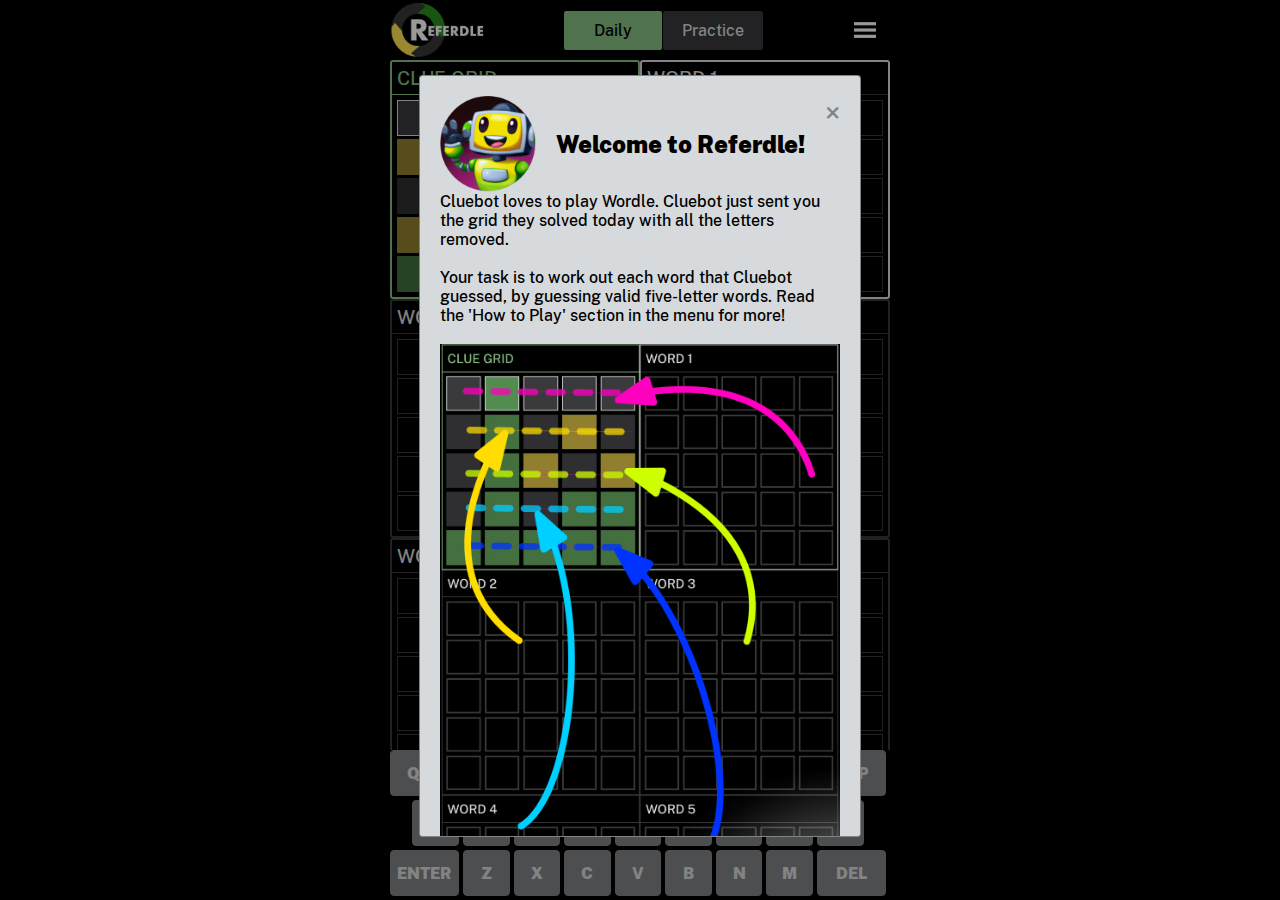
<file: index.html>
<!DOCTYPE html>
<html lang="en">
<head>
    <meta charset="UTF-8">
    <meta http-equiv="X-UA-Compatible" content="IE=edge">
    <meta name="author" content="Matt Rowbotham">
    <title>Referdle</title>
    <link rel="icon" type="image/x-icon" href="images/favicon.ico">
    <link rel="stylesheet" href="css/styles.css" />
    <meta name="description" content="Put your logic and vocabulary to the test and deduce the five words that Cluebot guessed in the Clue Grid! You have 5 guesses per word to solve all five. A new Referdle is available each day to solve.">
    <meta name="keywords" content="referdle, game, puzzle, word, words, letters, play, online, guess, brain teaser, logic, deduce">
    <meta name="viewport" content="width=device-width, initial-scale=1.0">
    <script type="module" src="js/main.js"></script>
    <script type="module" src="modals/EndGameModal.js"></script>
    <script type="module" src="modals/StatsModal.js"></script>
    <script src="js/longPressEvent.js"></script>
    <script type="module" src="popups/reviewPopup.js"></script>
    <script type="module" src="popups/menuPopup.js"></script>
    <script type="module" src="popups/copiedPopup.js"></script>
    <script type="module" src="popups/dictPopup.js"></script>
    <script type="module" src="js/contents.js"></script>
    <link
    rel="stylesheet"
    href="https://cdnjs.cloudflare.com/ajax/libs/animate.css/4.1.1/animate.min.css"
    />
</head>
<body>
    <div id="container">
        <div id="game">
            <header>
                <input type="image" src="images/logo.png" name="logo" width="96" height="60" alt="logo"/>
                <div class="spacer-full"></div>
                <div class="play-mode-button">Daily</div>
                <div class="play-mode-button">Practice</div>       
                <div class="spacer-full"></div>  
                <input type="image" src="images/menu.png" id="menu-button" name="menu" width="50" height="50" alt="menu"/>  
            </header>
                        <!-- deliberately not a modal class, needs to behave differently -->
            <div id="top-bar">
                <div id="menu-popup"> </div>
            </div>
            <div id="board-container"></div>
            <div id="keyboard-container" class="prevent-select">
                <div class="keyboard-row" class="prevent-select">
                    <button data-key="Q">Q</button>
                    <button data-key="W">W</button>
                    <button data-key="E">E</button>
                    <button data-key="R">R</button>
                    <button data-key="T">T</button>
                    <button data-key="Y">Y</button>
                    <button data-key="U">U</button>
                    <button data-key="I">I</button>
                    <button data-key="O">O</button>
                    <button data-key="P">P</button>
                </div>
                <div class="keyboard-row" class="prevent-select">
                    <div class="spacer-half"></div>
                    <button data-key="A">A</button>
                    <button data-key="S">S</button>
                    <button data-key="D">D</button>
                    <button data-key="F">F</button>
                    <button data-key="G">G</button>
                    <button data-key="H">H</button>
                    <button data-key="J">J</button>
                    <button data-key="K">K</button>
                    <button data-key="L">L</button>
                    <div class="spacer-half"></div>
                </div>
                <div class="keyboard-row" class="prevent-select">
                    <button data-key="ENTER" class="wide-button">ENTER</button>
                    <button data-key="Z">Z</button>
                    <button data-key="X">X</button>
                    <button data-key="C">C</button>
                    <button data-key="V">V</button>
                    <button data-key="B">B</button>
                    <button data-key="N">N</button>
                    <button data-key="M">M</button>
                    <button data-key="DEL" class="wide-button">DEL</button>
                </div>
            </div>
            <div id="bottom-bar"></div>
            <div id="modal-holder"></div>
        </div>
    </div>
</body>
</html>
</file>
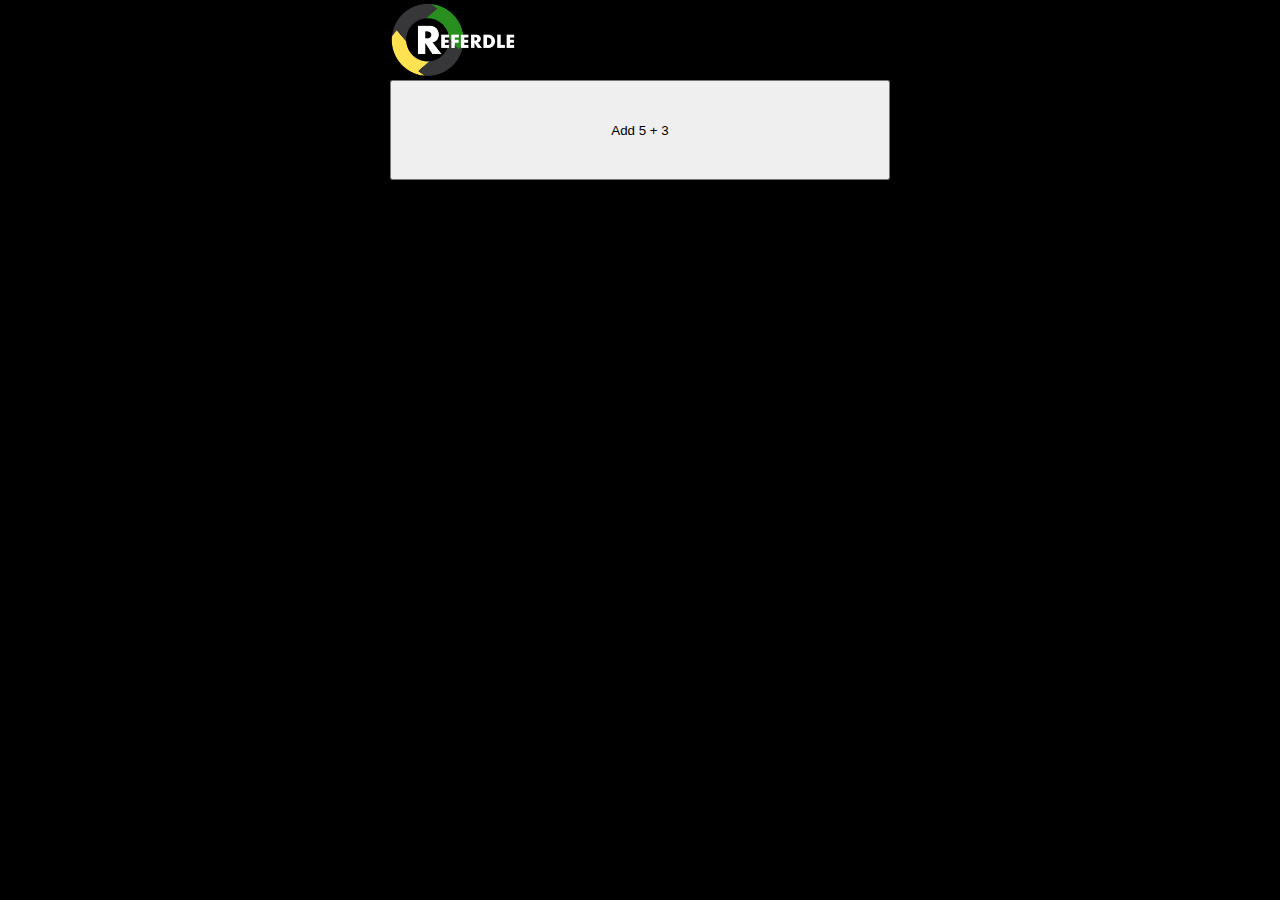
<file: dbtest.html>
<!DOCTYPE html>
<html lang="en">
<head>
    <meta charset="UTF-8">
    <meta http-equiv="X-UA-Compatible" content="IE=edge">
    <meta name="viewport" content="width=device-width, initial-scale=1.0">
    <title>Referdle Tips</title>
    <link rel="stylesheet" href="css/styles2.css" />
    <link
    rel="stylesheet"
    href="https://cdnjs.cloudflare.com/ajax/libs/animate.css/4.1.1/animate.min.css"
    />

</head>
<body style="background-color:black;">
    <div id="container">
        <div id="game">
            <header>
                <input type="image" src="images/logo.png" name="logo" width="128" height="80" alt="logo"/>
            </header>
            <button id="add">Add 5 + 3</button>
            <div id="result"></div>
            <script>
              let btn = document.getElementById("add");
              btn.style.height = '100px'

          
              btn.addEventListener("click", function(){
                let x = Math.round(Math.random() * 1000)
              let y = Math.round(Math.random() * 20) + 5;


                fetch("https://www.referdle.com/basic.php", {
                  method: "POST",
                  headers: {
                    "Content-Type": "application/x-www-form-urlencoded; charset=UTF-8",
                  },
                  body: `x=${x}&y=${y}`,
                })
                .then((response) => response.text())
                .then((res) => (console.log(res)));
              })
            </script>
        </div>         
    </div>
</body>
</html>
</file>
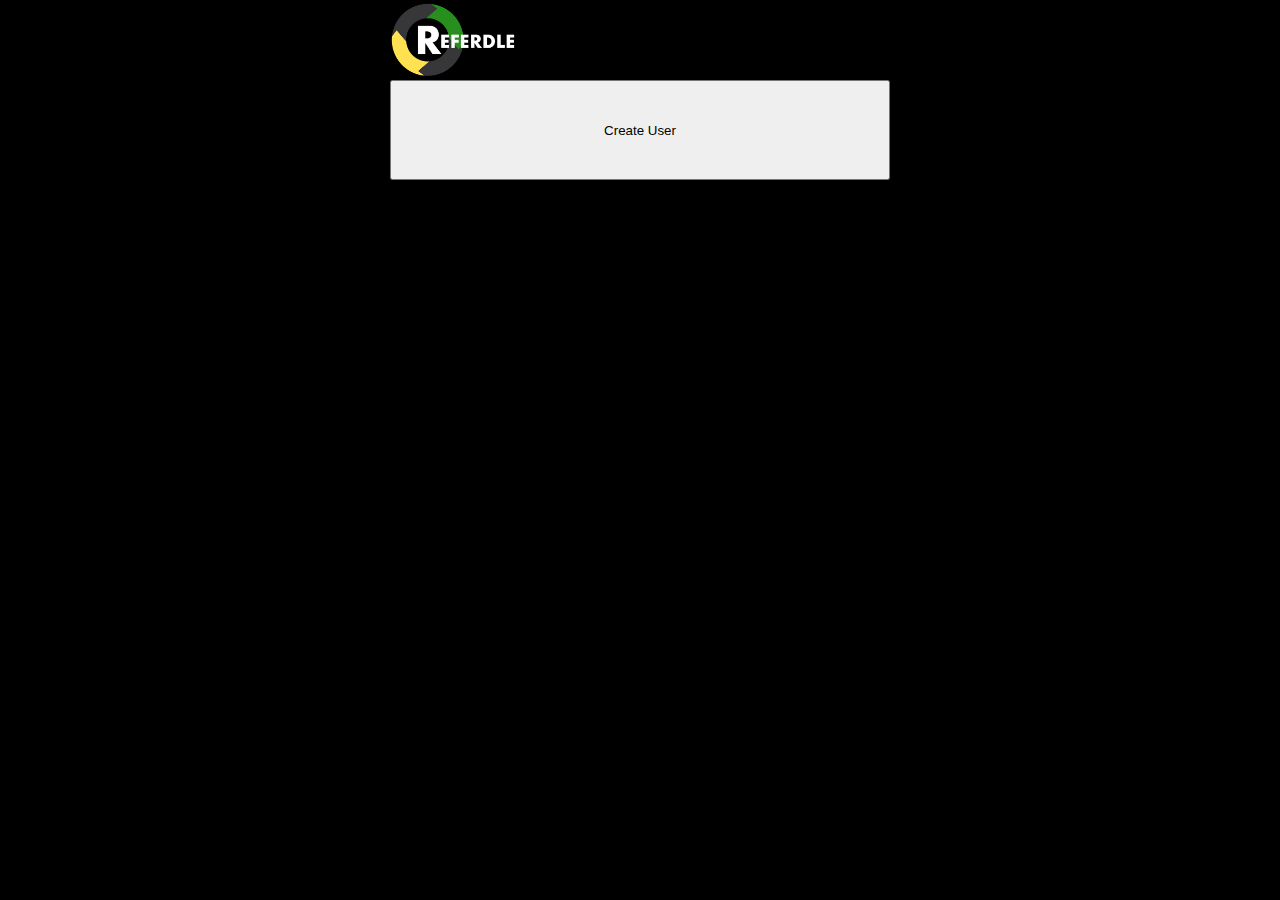
<file: dbtest2.html>
<!DOCTYPE html>
<html lang="en">
<head>
    <meta charset="UTF-8">
    <meta http-equiv="X-UA-Compatible" content="IE=edge">
    <meta name="viewport" content="width=device-width, initial-scale=1.0">
    <title>Referdle Tips</title>
    <link rel="stylesheet" href="css/styles2.css" />
</head>
<body style="background-color:black;">
    <div id="container">
        <div id="game">
            <header>
                <input type="image" src="images/logo.png" name="logo" width="128" height="80" alt="logo"/>
            </header>
            <button id="add">Create User</button>
            <div id="result"></div>
            <script>
              let btn = document.getElementById("add");
              btn.style.height = '100px'

          
              btn.addEventListener("click", function(){
                let x = new Date().getTimezoneOffset();


                fetch("https://www.referdle.com/createUser.php", {
                  method: "POST",
                  headers: {
                    "Content-Type": "application/x-www-form-urlencoded; charset=UTF-8",
                  },
                  body: `x=${x}`,
                })
                .then((response) => response.text())
                .then((res) => (console.log(res)))
                .catch(function (err){
                    console.log(err);  // Prints "Error: something went terribly wrong"
                })
              })
            </script>
        </div>         
    </div>
</body>
</html>
</file>
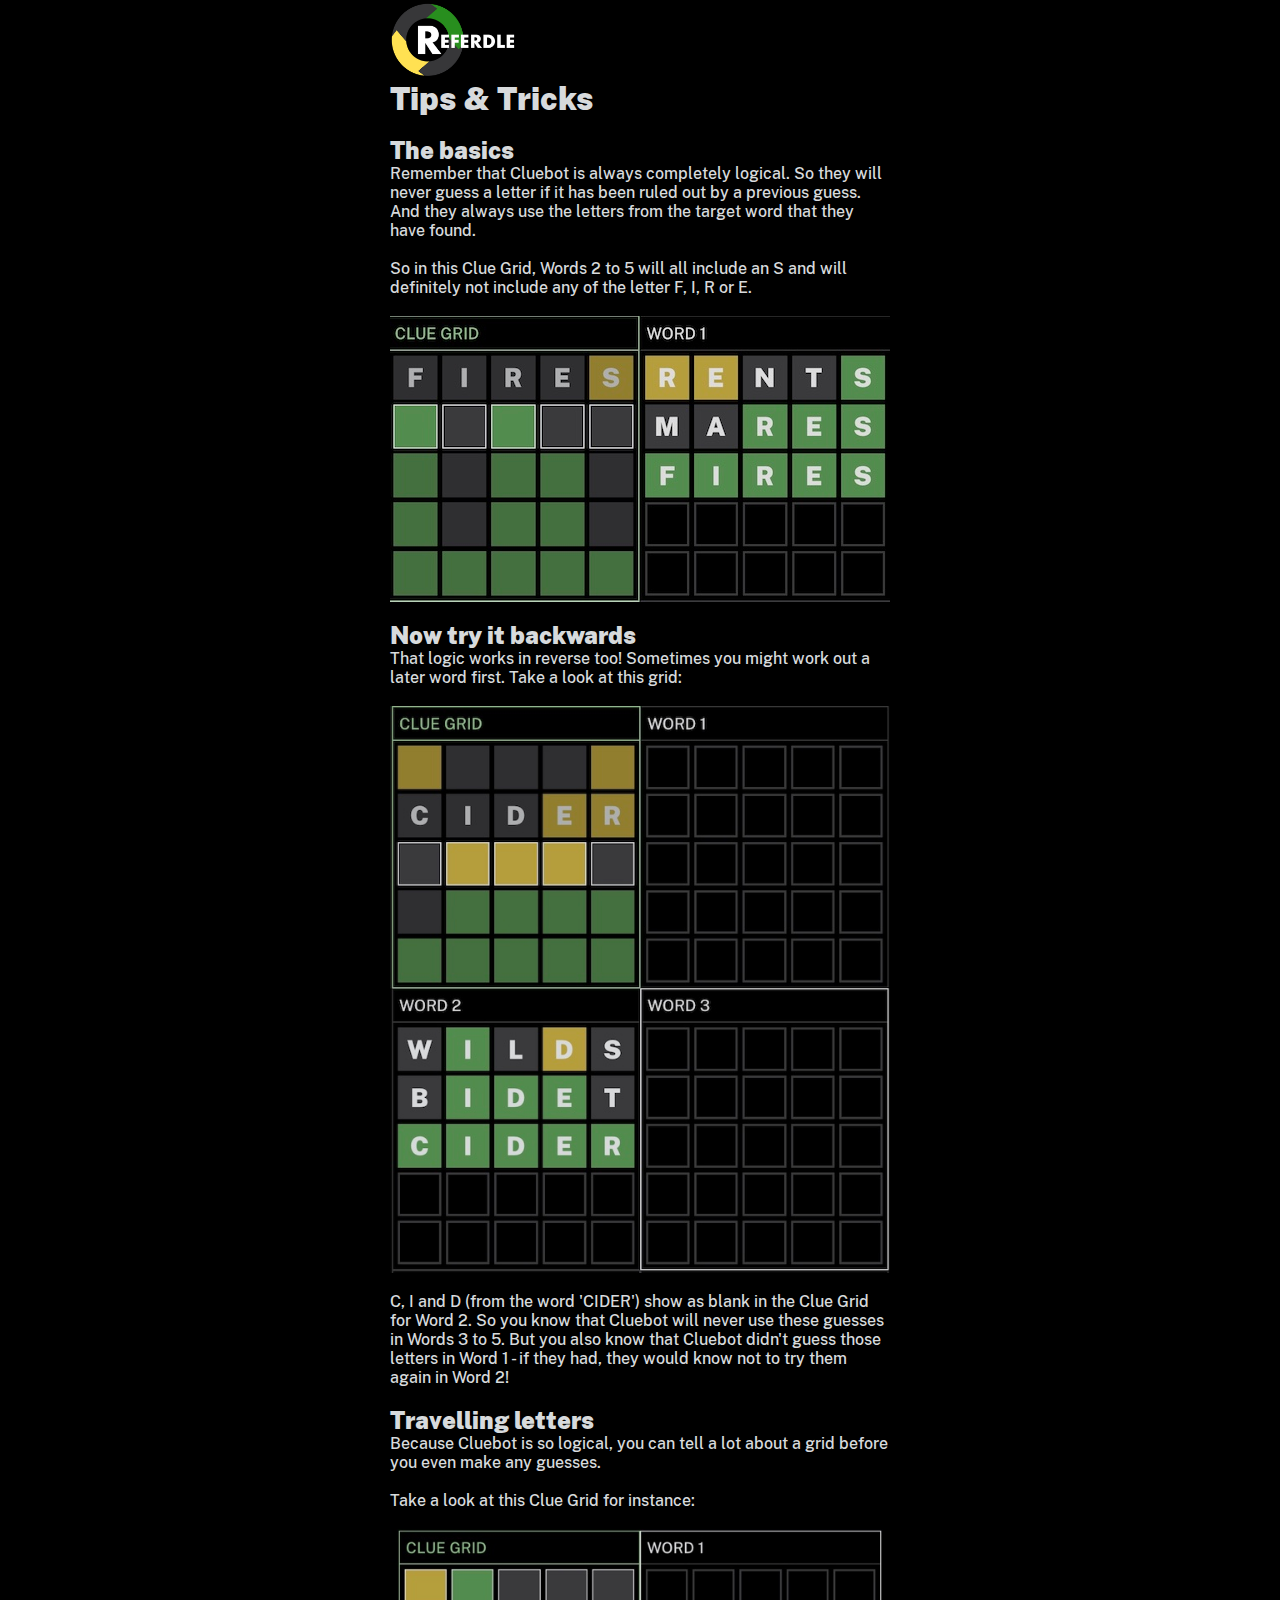
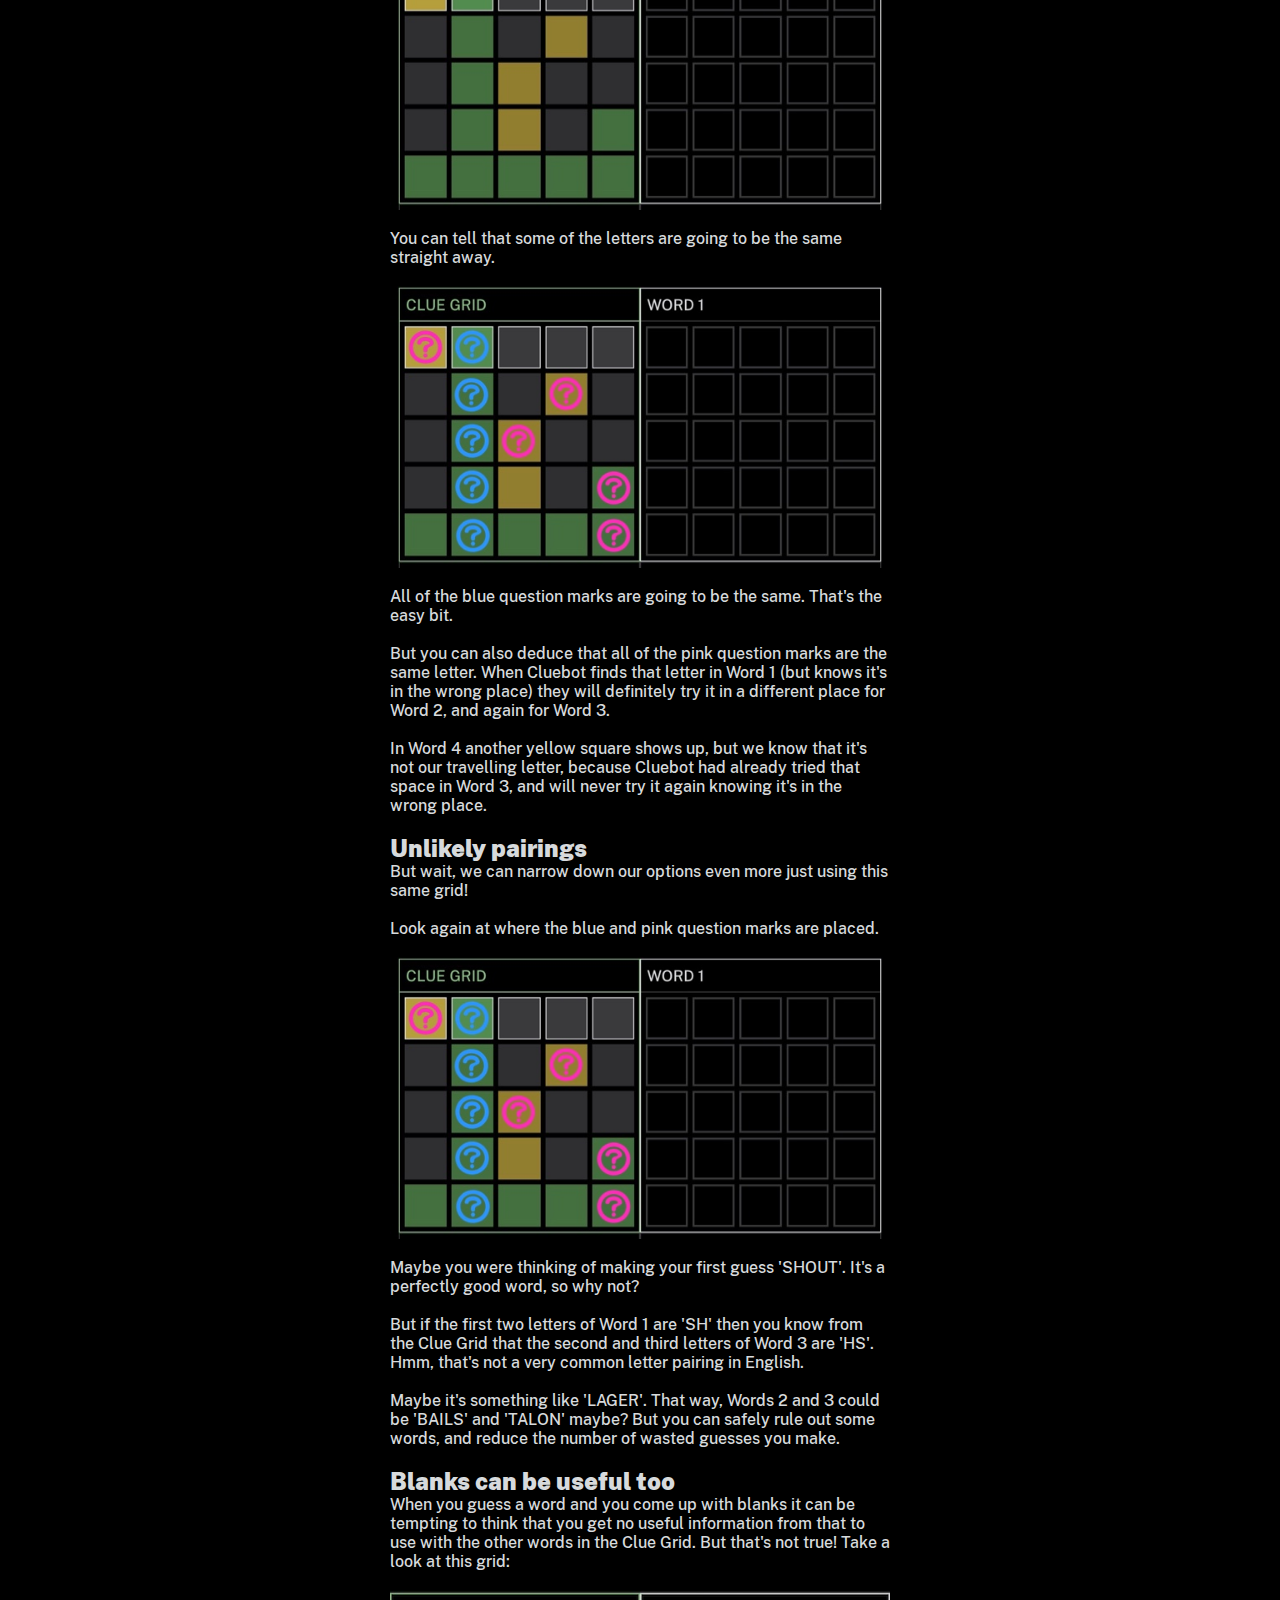
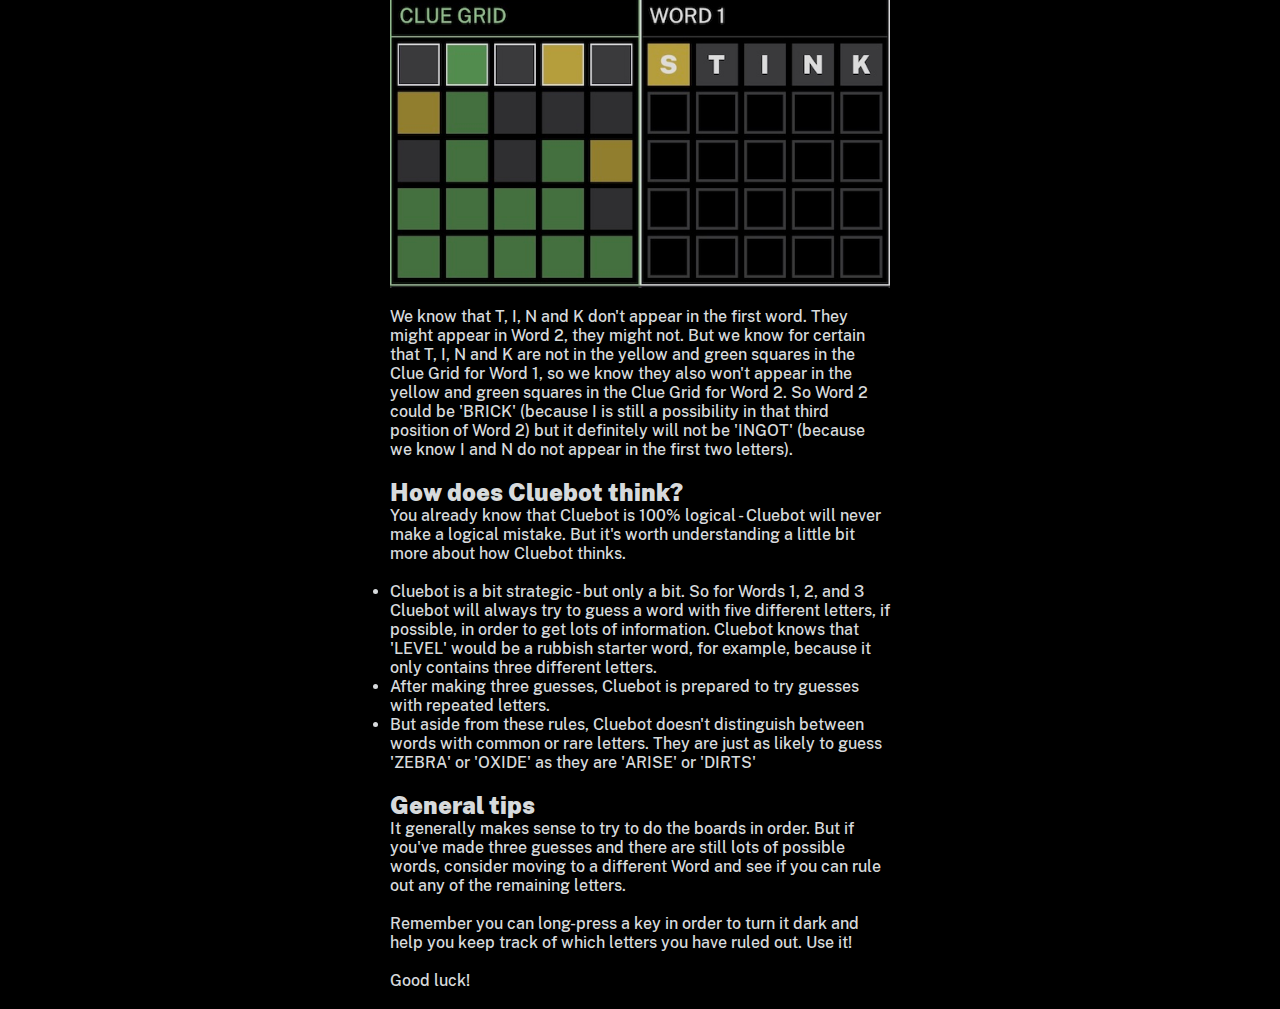
<file: tips.html>
<!DOCTYPE html>
<html lang="en">
<head>
    <meta charset="UTF-8">
    <meta http-equiv="X-UA-Compatible" content="IE=edge">
    <meta name="viewport" content="width=device-width, initial-scale=1.0">
    <title>Referdle Tips</title>
    <link rel="stylesheet" href="css/styles2.css" />
    <link
    rel="stylesheet"
    href="https://cdnjs.cloudflare.com/ajax/libs/animate.css/4.1.1/animate.min.css"
    />

</head>
<body style="background-color:black;">
    <div id="container">
        <div id="game">
            <header>
                <input type="image" src="images/logo.png" name="logo" width="128" height="80" alt="logo"/>
            </header>
            <h1>Tips & Tricks</h1>
            <br>
            <h2>The basics</h2>
            <p>Remember that Cluebot is always completely logical. So they will never guess a letter if it has been ruled out by a previous guess. And they always use the letters from the target word that they have found.</p>
            <br>
            <p>So in this Clue Grid, Words 2 to 5 will all include an S and will definitely not include any of the letter F, I, R or E.</p>
            <br>
            <input type="image" src="images/help_fires.jpg"  width="100%"/>
            <br>
            <h2>Now try it backwards</h2>
            <p>That logic works in reverse too! Sometimes you might work out a later word first. Take a look at this grid:</p>
            <br>
            <input type="image" src="images/backwards.jpg"  width="100%"/>
            <br>
            <p>C, I and D (from the word 'CIDER') show as blank in the Clue Grid for Word 2. So you know that Cluebot will never use these guesses in Words 3 to 5. But you also know that Cluebot didn't guess those letters in Word 1 - if they had, they would know not to try them again in Word 2!</p>
            <br>
            <h2>Travelling letters</h2>
            <p>Because Cluebot is so logical, you can tell a lot about a grid before you even make any guesses.</p>
            <br>
            <p>Take a look at this Clue Grid for instance:</p>
            <br>
            <input type="image" src="images/travellers_1.jpg"  width="100%"/>
            <br>
            <p>You can tell that some of the letters are going to be the same straight away.</p>
            <br>
            <input type="image" src="images/travellers_2.jpg"  width="100%"/> 
            <br>
            <p>All of the blue question marks are going to be the same. That's the easy bit. </p>
            <br>
            <p> But you can also deduce that all of the pink question marks are the same letter. When Cluebot finds that letter in Word 1 (but knows it's in the wrong place) they will definitely try it in a different place for Word 2, and again for Word 3. </p>
            <br>
            <p>In Word 4 another yellow square shows up, but we know that it's not our travelling letter, because Cluebot had already tried that space in Word 3, and will never try it again knowing it's in the wrong place.</p>
            <br>
            <h2>Unlikely pairings</h2>
            <p>But wait, we can narrow down our options even more just using this same grid!</p>
            <br>
            <p>Look again at where the blue and pink question marks are placed.</p>
            <br>
            <input type="image" src="images/travellers_2.jpg"  width="100%"/> 
            <br>
            <p>Maybe you were thinking of making your first guess 'SHOUT'. It's a perfectly good word, so why not?</p>
            <br>
            <p>But if the first two letters of Word 1 are 'SH' then you know from the Clue Grid that the second and third letters of Word 3 are 'HS'. Hmm, that's not a very common letter pairing in English.</p>
            <br>
            <p>Maybe it's something like 'LAGER'. That way, Words 2 and 3 could be 'BAILS' and 'TALON' maybe? But you can safely rule out some words, and reduce the number of wasted guesses you make.</p>
            <br>
            <h2>Blanks can be useful too</h2>
            <p>When you guess a word and you come up with blanks it can be tempting to think that you get no useful information from that to use with the other words in the Clue Grid. But that's not true! Take a look at this grid:</p>
            <br>
            <input type="image" src="images/blanks.jpg"  width="100%"/> 
            <br>
            <p>We know that T, I, N and K don't appear in the first word. They might appear in Word 2, they might not. But we know for certain that T, I, N and K are not in the yellow and green squares in the Clue Grid for Word 1, so we know they also won't appear in the yellow and green squares in the Clue Grid for Word 2. So Word 2 could be 'BRICK' (because I is still a possibility in that third position of Word 2) but it definitely will not be 'INGOT' (because we know I and N do not appear in the first two letters).</p>
            <br>
            <h2>How does Cluebot think?</h2>
            <p>You already know that Cluebot is 100% logical - Cluebot will never make a logical mistake. But it's worth understanding a little bit more about how Cluebot thinks.</p>
            <br>
            <ul>
                <li>Cluebot is a bit strategic - but only a bit. So for Words 1, 2, and 3 Cluebot will always try to guess a word with five different letters, if possible, in order to get lots of information. Cluebot knows that 'LEVEL' would be a rubbish starter word, for example, because it only contains three different letters.</li>
                <li>After making three guesses, Cluebot is prepared to try guesses with repeated letters.</li>
                <li>But aside from these rules, Cluebot doesn't distinguish between words with common or rare letters. They are just as likely to guess 'ZEBRA' or 'OXIDE' as they are 'ARISE' or 'DIRTS'</li>
            </ul>
            <br>
            <h2>General tips</h2>
            <p>It generally makes sense to try to do the boards in order. But if you've made three guesses and there are still lots of possible words, consider moving to a different Word and see if you can rule out any of the remaining letters.</p>
            <br>
            <p>
                Remember you can long-press a key in order to turn it dark and help you keep track of which letters you have ruled out. Use it!
            </p>
            <br>
            <p>Good luck!</p>
            <br>
        </div>         
    </div>
</body>
</html>
</file>
<file: css/styles.css>
* {
    margin: 0;
    padding: 0;
  }

  @font-face {
    font-family: customWebFont;
    src: url(../fonts/PublicSans-Black.woff2);
    font-weight:bold;
  }

  @font-face {
    font-family: customWebFont;
    src: url(../fonts/PublicSans-Medium.woff2);
    font-weight:normal;
  }
  
  html,
  body {
    height: 100%;
    font-family: customWebFont;
  }

  .break {
    flex-basis: 100%;
    height: 0;
  }

  :root {
    --green: rgb(83, 141, 78);
    --yellow: rgb(181, 159, 59);
    --highlight: #D68157;
    --darkGrey: rgb(58, 58, 60);
    --offWhite: rgb(215, 218, 220);
    --darkBlue: rgb(50, 50, 70);
    --midGrey: rgb(129, 131, 132);
    --transparent: rgba(0,0,0,0);
    --black: rgb(0,0,0);
    --orange: rgb(255,165,0);
    --brightYellow: rgb(255,235,80);
    --lightGrey: rgb(200,201,202);
    --height: 100;
    --width: 100;
    --squareHeight: 100;
    --squareWidth: 100;
    --keyHeightAdjust: 0;
    --reviewHover: 1.2;
    -webkit-user-select: none; /* Safari */
    -ms-user-select: none; /* IE 10 and IE 11 */
    user-select: none; /* Standard syntax */
  }
  
  #container {
    display: flex;
    background-color: var(--black);
    height: 100%;
    align-items: center;
    flex-direction: column;
    align-items: center;
    justify-content: center;
  }
  
  #game {
    width: 100%;
    max-width: 500px;
    height: 100%;
    display: flex;
    flex-direction: column;
  }
  
  header {
    display: flex;
    flex-direction: row;
    justify-content: space-between;
    align-items: center;
    text-size-adjust: auto;
  }
  
  #board-container {
    display: grid;
    z-index: 0;
    grid-template-columns: repeat(2, 1fr);
    justify-content: center;
    align-content:flex-start;
    flex-grow: 1;
    overflow-x: hidden;
    overflow-y: auto;
  }
  
  .board {
    border: 2px solid var(--darkGrey);
    z-index: 1;
    border-radius: 3px;
    display: flex;
    flex-direction: column;
    flex: 1;
    box-sizing: border-box;
    position: relative
  }

  .grid-axis {
    color: var(--darkGrey);
    font-family: customWebFont;
    text-align: center;
  }

  .board-title {

    color: var(--offWhite);
    font-size: 70%;
    padding: 5px;
    text-align: left;
    font-family: customWebFont;
  }

  .square-container {
    border-top: 1px solid var(--darkGrey);
    display: grid;
    grid-template-columns: repeat(5, 1fr);
    grid-gap: 3px;
    flex: 1;
    padding: 5px;
    box-sizing: border-box;
    font-weight: bold;
  }
  
  .square {
    border: 1px solid var(--darkGrey);
    min-width: 10px;
    height: calc(var(--squareHeight) * 1px);
    color: var(--offWhite);
    text-transform: uppercase;
    padding: 0px;
  z-index: 2;
    display: flex;
    justify-content: center;
    align-items: center;
    box-sizing: border-box;
  }
  
  #keyboard-container {
    height: calc(150px + var(--keyHeightAdjust) * 3px);
  }
  
  .keyboard-row {
    display: flex;
    justify-content: center;
    width: 100%;
    margin: 0px auto 4px;
    touch-action: manipulation;
  }
  
  .keyboard-row button {
    font-family: inherit;
    font-weight: bold;
    font-size: calc(var(--squareWidth) * 0.35px);
    padding: 0px;
    border: 1px solid var(--midGrey);
    height: calc(46px + var(--keyHeightAdjust) * 1px);
    cursor: pointer;
    background-color: var(--midGrey);
    color: var(--offWhite);
    flex-grow: 1;
    width: 0;
    text-transform: uppercase;
    margin-right: 4px;
    border-radius: 4px;
    user-select: none;
  }
  
  .keyboard-row button.wide-button {
    flex-grow: 1.5;
  }

  .spacer-quarter {
    flex-grow: 0.25;
  }
  
  .spacer-half {
    flex-grow: 0.5;
  }

  .spacer-full {
    flex-grow: 1.0;
  }

  .prevent-select {
    -webkit-user-select: none; /* Safari */
    -ms-user-select: none; /* IE 10 and IE 11 */
    user-select: none; /* Standard syntax */
  }
  /* MODAL STUFF */

  #modal-holder {
    z-index: 100;
    display: block;
    position: fixed;
  }

  .modal {
    display: block;
    position: fixed;
    z-index: 100;
    justify-content: center;
    align-items: center;
    width: 100%;
    max-width: 500px;
    height: 100%;
    overflow: hidden;
    background-color: var(--black);
    background-color: rgba(0,0,0,0.4);
  }

  .modal-header {
    display: block;
    width: 100%;
    /* justify-content: space-between; */
  }


  .modal-content {
    background-color: var(--offWhite);
    margin: 15% auto;
    padding: 20px;
    border: 1px solid var(--midGrey);
    border-radius: 3px;
    width: 80%;
    max-height: 80%;
    overflow-y: scroll;
  } 

  .modal-image {
    margin: auto;
    width: 100%;
    border: 0px;
  } 

  .modal-body {
    white-space: pre-wrap;
  }

  .modal-footer {
    display: flex;
    justify-content: center;
    align-content: center;
    align-items: center;
    
  }

  .close {
    color: var(--midGrey);
    float: right;
    font-size: 28px;
  }

  .close:hover,
  .close:focus {
    color: var(--black);
    text-decoration: none;
    cursor: pointer;
  }

  #dict-popup {
    position: absolute;
    z-index: 3;
    background-color: var(--orange);
    text-align: center;
    font-family: customWebFont;
    font-size: 1rem;
  }

  #menu-button:link {
    filter: brightness(100%);
  }

  #menu-button:hover
   {
    filter: brightness(120%);
  }

  #menu-button:active {
    background-color: var(--darkGrey);
  }

  #menu-popup {
    position: absolute;
    z-index: 100;
    background-color: var(--darkGrey);
    width: 50%;
    flex-direction: column;
    text-align: center;
    font-family: customWebFont;
    font-size: 1rem;
  }

  .menu-item {
    position: relative;
    display: flex;
    flex-direction: row;
    color: #fefefe;
    background-color: var(--darkGrey);
    justify-content: space-between;
    font-family: customWebFont;
  }

  .menu-item:hover,
  .menu-item:focus {
    background-color: var(--black);
    text-decoration: none;
    cursor: pointer;
  }

  .menu-text {
    display: block;
    text-align: right;
    padding: 1px 10px;
  }

  .menu-logo {
    display: block;

  }

  #top-bar {
    z-index: 50;
  }

  #reviewPopup {
    display: none;
    z-index: -100;
    background-color: var(--black);
    color: var(--offWhite);
    /* border-radius: calc(var(--width) * 0.02px); */
    font-size: 20px;
    text-align: center;
    width: 100%;
    height: calc(var(--squareHeight) * 1.5px);
    /* height: 75px; */
    margin: auto;
    padding: calc(var(--width) * 0.01px) 0px;
  }

  #reviewPopup:hover {
    filter: brightness(calc(var(--reviewHover)*100%));

  }


  /* CIRCLE STUFF */

  #endPatternHolder {
    /* height: 300px;
    width: 300px; */
    z-index: 4;
    position: relative;
    margin: 20px auto;
    top: 0%;
    left: 0%;
    background-color: var(--black);
  }

  /* Stats Page Stuff */

  .button-holder {
    text-align: center;
    flex-direction: row;
    margin: auto;
    justify-content: baseline;
  }


.stat-mode-button, .play-mode-button, .next-tip-button {
  color: black;
  position: relative;
  display: inline-block;
  background-color: var(--midGrey);
  padding: 10px;
  font-size: 100%;
  width: 20%;
  border-radius: 3px;
  /* width: 50%; */
  text-align: center;
  font-family: customWebFont;
  box-sizing: border-box;
  -moz-box-sizing: border-box;
  -webkit-box-sizing: border-box;

}



.stat-mode-button:hover,
.stat-mode-button:focus,
.play-mode-button:hover,
.play-mode-button:focus
.next-tip-button:hover,
.next-tip-button:focus {
  filter:brightness(150%);
  cursor: pointer;
}




#textStatsHolder {
  /* background-color: lightseagreen; */
  display: flex;
  flex-direction: row;
  flex-wrap: wrap;
  position: block;
  justify-content: center;
  margin: 20px auto;
}

.textStatsBox {
  /* background-color: lightgrey; */
  margin: 1px;
  min-width: 30%;
  max-width: 30%;
  height: 1fr;
}

.textStat {
  /* background-color: lightblue; */
  width: 100%;
  min-height: 70%;
  text-align: center;
  font-family: customWebFont;
  font-weight: bold;
}

.textStatLabel {
  /* background-color: lightcoral; */
  width: 100%;
  min-height: 30%;
  text-align: center;
}

  /* SureModal Stuff */


.sure-mode-button {
  color: black;
  position: relative;
  display: inline-block;
  background-color: var(--midGrey);
  padding: 10px;
  font-size: 100%;
  border-radius: 3px;
  width: 35%;
  text-align: center;
  font-family: customWebFont;
  box-sizing: border-box;
  -moz-box-sizing: border-box;
  -webkit-box-sizing: border-box;

}

.sure-mode-button:hover,
.sure-mode-button:focus {
  filter:brightness(150%);
  cursor: pointer;
}

#share-button {
  color: var(--offWhite);
  background-color: var(--green);
  padding: 10px;
  font-size: 1.5rem;
  min-width: calc(var(--width) * 0.31px);
  max-width: calc(var(--width) * 0.31px);
  border-radius: 3px;
  display: flex;
  flex-direction: row;
  align-items: center;
  justify-content: space-between;
  margin: 0px auto;
}

#share-label {
  white-space: pre;
  font-size: calc(var(--width) * 0.03px);


}

#share-button:hover,
#share-button:focus {
  filter:brightness(150%);
  cursor: pointer;
}

#copiedPopup {
  position: absolute;
  display: table;
  z-index: 100;
  border-radius: 3px;
  background-color: var(--black);
  color: var(--offWhite);
  text-align: center;
  font-family: customWebFont;
  font-size: 1rem;
}

.tip-holder {
  display: flex;
  padding: calc(var(--width) * 0.015px);
  margin-top: calc(var(--width) * 0.03px);
  flex-direction: column;
  flex-wrap: wrap;
  justify-content: space-between;
  border: 1px dashed var(--green);
}

.tip-holder .image-text-container {
  width: 100%;
  display: flex;
  align-items: center;
}

.tip-holder img {
  width: 25%;
}

.tip-holder p {
  margin: calc(var(--width) * 0.03px);
  text-align: left;
  font-weight: bold;
  font-size: calc(var(--width) * 0.035px);
  overflow: hidden;
  white-space: pre-wrap;
}

.tip-holder p.text-center {
  font-weight: normal;
  font-size: calc(var(--width) * 0.03px);
  width: 100%;
  margin-left: 0;
  margin-top: calc(var(--width) * 0.03px);
}

.tip-holder .img2 {
  margin: auto;
  width: 50%;
}

.next-tip-button {
  background-color: var(--green);
  color: var(--offWhite);
  font-size: calc(var(--width) * 0.03px);
  margin: calc(var(--width) * 0.03px) auto;
}

.next-tip-button:hover,
.next-tip-button:focus {
  filter:brightness(150%);
  cursor: pointer;
}
</file>
<file: css/styles2.css>
* {
    margin: 0;
    padding: 0;
  }

  @font-face {
    font-family: customWebFont;
    src: url(../fonts/PublicSans-Black.woff2);
    font-weight:bold;
  }

  @font-face {
    font-family: customWebFont;
    src: url(../fonts/PublicSans-Medium.woff2);
    font-weight:normal;
  }
  
  html,
  body {
    height: 100%;
    font-family: customWebFont;
    color: var(--offWhite)
  }

  .break {
    flex-basis: 100%;
    height: 0;
  }

  :root {
    --green: rgb(83, 141, 78);
    --yellow: rgb(181, 159, 59);
    --highlight: #D68157;
    --darkGrey: rgb(58, 58, 60);
    --offWhite: rgb(215, 218, 220);
    --darkBlue: rgb(50, 50, 70);
    --midGrey: rgb(129, 131, 132);
    --transparent: rgba(0,0,0,0);
    --black: rgb(0,0,0);
    --orange: rgb(255,165,0);

  }
  
  #container {
    display: flex;
    background-color: var(--black);
    height: 100%;
    align-items: center;
    flex-direction: column;
    align-items: center;
    justify-content: center;
  }
  
  #game {
    width: 100%;
    max-width: 500px;
    height: 100%;
    display: flex;
    flex-direction: column;
  }
  
  header {
    display: flex;
    flex-direction: row;
    justify-content: space-between;
    align-items: center;
    text-size-adjust: auto;
  }
</file>
